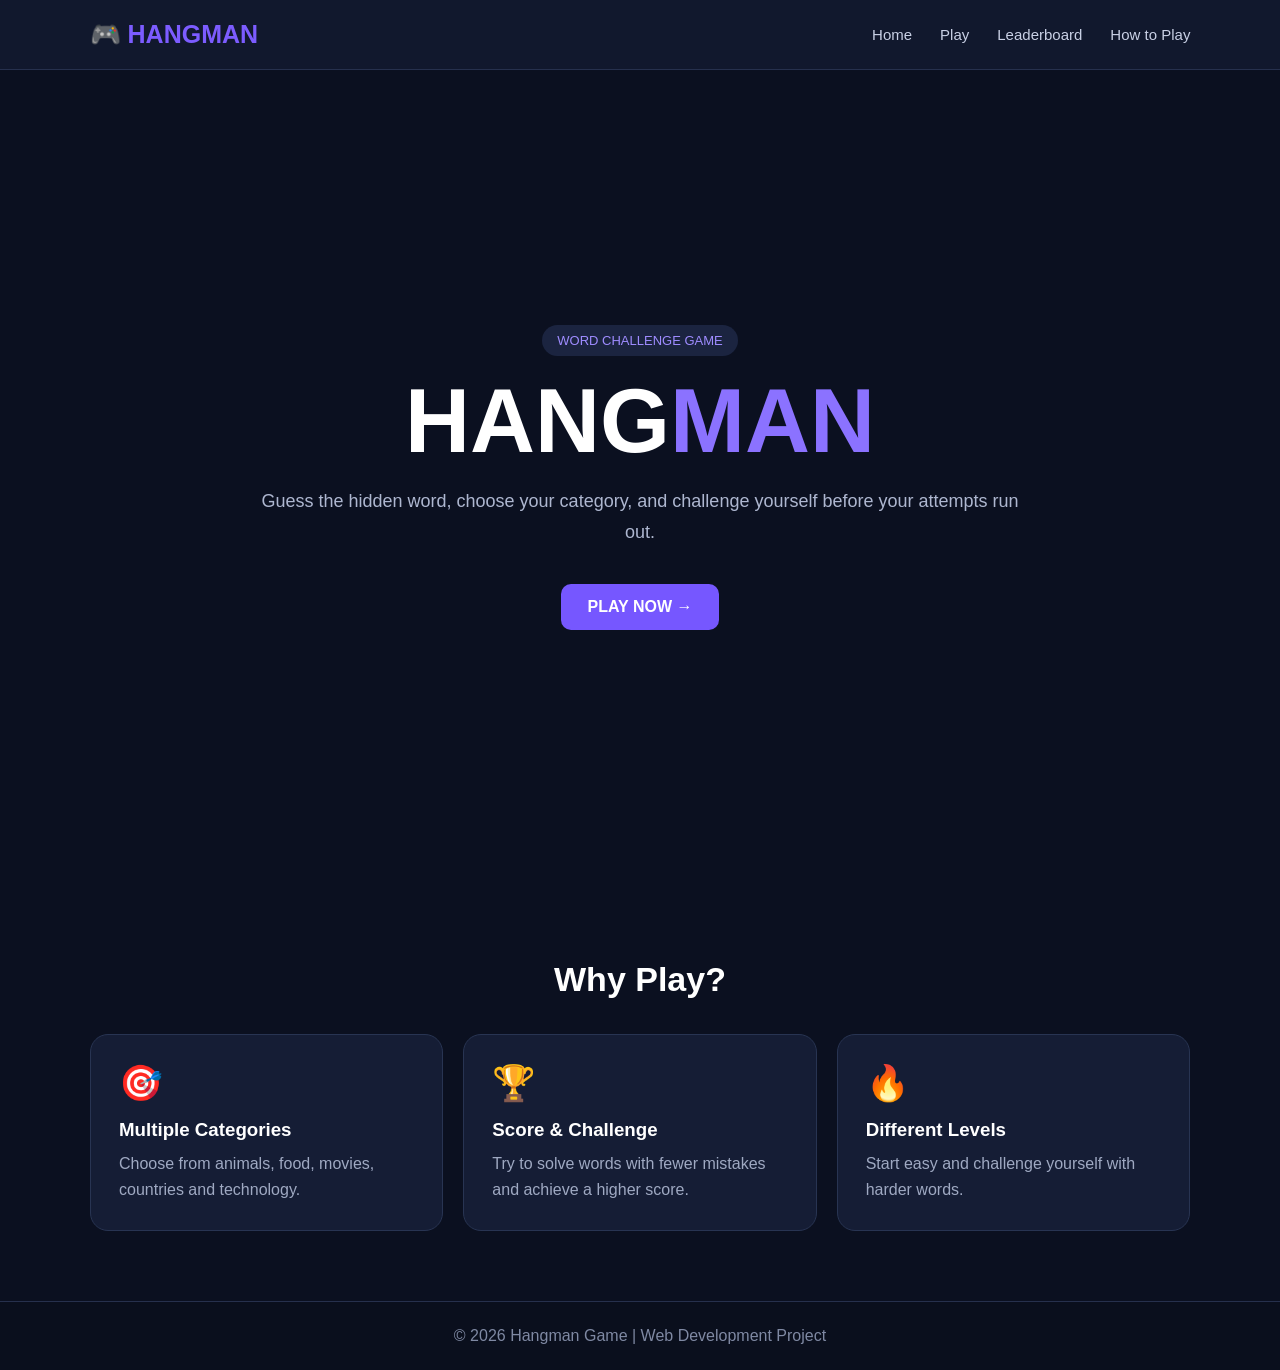
<file: index.html>
<!DOCTYPE html>
<html lang="en">
<head>
    <meta charset="UTF-8">
    <meta name="viewport" content="width=device-width, initial-scale=1.0">
    <title>Hangman - Home</title>
    <link rel="stylesheet" href="css/style.css">
</head>

<body>

<header class="navbar">
    <a href="index.html" class="logo">🎮 HANGMAN</a>

    <ul class="nav-links">
        <li><a href="index.html">Home</a></li>
        <li><a href="categories.html">Play</a></li>
        <li><a href="leaderboard.html">Leaderboard</a></li>
        <li><a href="how-to-play.html">How to Play</a></li>
    </ul>
</header>

<main class="hero">

    <div class="hero-content">

        <span class="badge">WORD CHALLENGE GAME</span>

        <h1>
            HANG<span class="gradient-text">MAN</span>
        </h1>

        <p>
            Guess the hidden word, choose your category,
            and challenge yourself before your attempts run out.
        </p>

        <a href="categories.html" class="btn">
            PLAY NOW →
        </a>

    </div>

</main>

<section class="features">

    <div class="container">

        <h2 class="section-title">Why Play?</h2>

        <div class="card-grid">

            <div class="card">
                <div class="icon">🎯</div>
                <h3>Multiple Categories</h3>
                <p>
                    Choose from animals, food, movies,
                    countries and technology.
                </p>
            </div>

            <div class="card">
                <div class="icon">🏆</div>
                <h3>Score & Challenge</h3>
                <p>
                    Try to solve words with fewer mistakes
                    and achieve a higher score.
                </p>
            </div>

            <div class="card">
                <div class="icon">🔥</div>
                <h3>Different Levels</h3>
                <p>
                    Start easy and challenge yourself
                    with harder words.
                </p>
            </div>

        </div>

    </div>

</section>

<footer class="footer">
    © 2026 Hangman Game | Web Development Project
</footer>

</body>
</html>
</file>
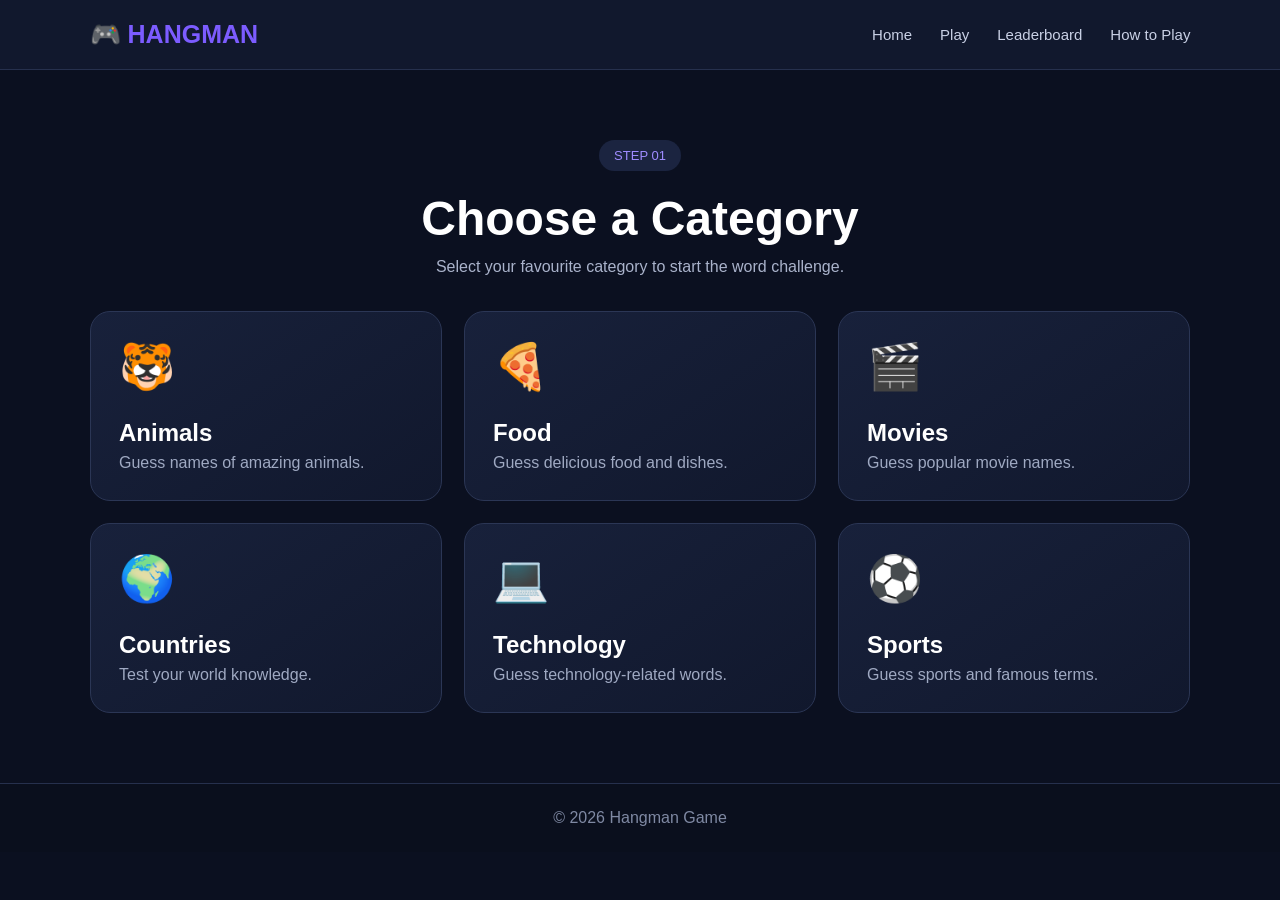
<file: categories.html>
<!DOCTYPE html>
<html lang="en">
<head>
    <meta charset="UTF-8">
    <meta name="viewport" content="width=device-width, initial-scale=1.0">

    <title>Hangman - Categories</title>

    <link rel="stylesheet" href="css/style.css">
</head>

<body>

<header class="navbar">

    <a href="index.html" class="logo">
        🎮 HANGMAN
    </a>

    <ul class="nav-links">
        <li><a href="index.html">Home</a></li>
        <li><a href="categories.html">Play</a></li>
        <li><a href="leaderboard.html">Leaderboard</a></li>
        <li><a href="how-to-play.html">How to Play</a></li>
    </ul>

</header>

<section class="page-header">

    <span class="badge">STEP 01</span>

    <h1>Choose a Category</h1>

    <p>
        Select your favourite category to start the word challenge.
    </p>

</section>

<main class="container">

    <div class="category-grid">

        <a href="game.html?category=animals" class="category-card">

            <div class="emoji">🐯</div>

            <div>
                <h2>Animals</h2>
                <p>Guess names of amazing animals.</p>
            </div>

        </a>


        <a href="game.html?category=food" class="category-card">
            <div class="emoji">🍕</div>

            <div>
                <h2>Food</h2>
                <p>Guess delicious food and dishes.</p>
            </div>

        </a>


        <a href="game.html?category=movies" class="category-card">

            <div class="emoji">🎬</div>

            <div>
                <h2>Movies</h2>
                <p>Guess popular movie names.</p>
            </div>

        </a>


        <a href="game.html?category=countries" class="category-card">

            <div class="emoji">🌍</div>

            <div>
                <h2>Countries</h2>
                <p>Test your world knowledge.</p>
            </div>

        </a>


        <a href="game.html?category=technology" class="category-card">

            <div class="emoji">💻</div>

            <div>
                <h2>Technology</h2>
                <p>Guess technology-related words.</p>
            </div>

        </a>


        <a href="game.html?category=sports" class="category-card">

            <div class="emoji">⚽</div>

            <div>
                <h2>Sports</h2>
                <p>Guess sports and famous terms.</p>
            </div>

        </a>

    </div>

</main>

<footer class="footer">
    © 2026 Hangman Game
</footer>

</body>
</html>
</file>
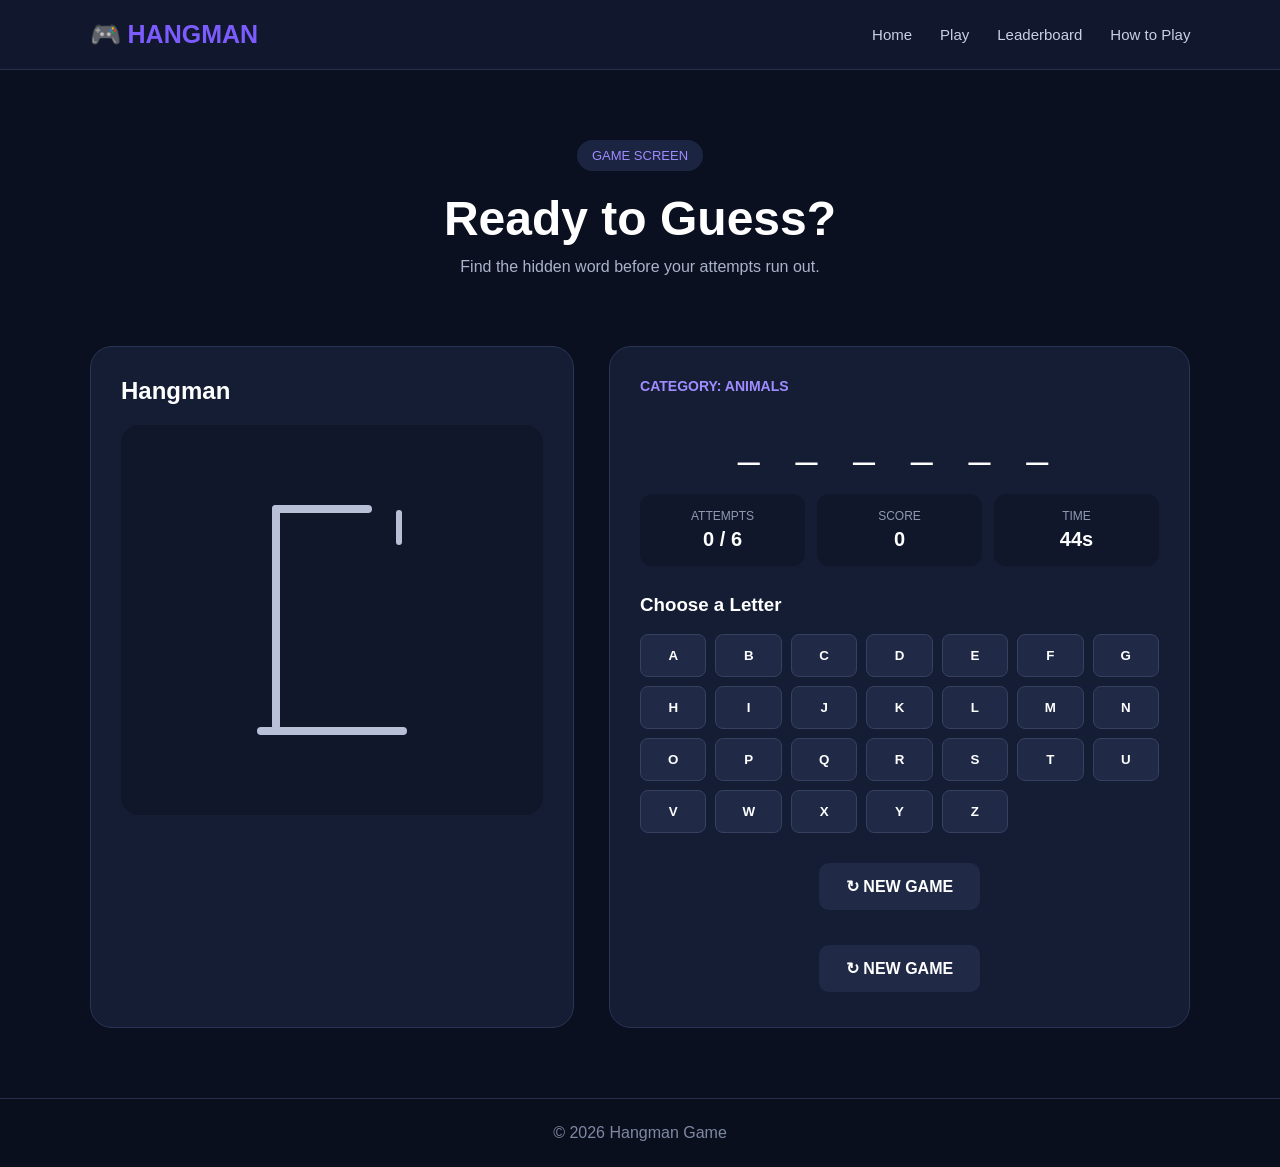
<file: game.html>
<!DOCTYPE html>
<html lang="en">

<head>

    <meta charset="UTF-8">

    <meta name="viewport"
          content="width=device-width, initial-scale=1.0">

    <title>Hangman - Game</title>

    <link rel="stylesheet"
          href="css/style.css">

</head>

<body>

<header class="navbar">

    <a href="index.html" class="logo">
        🎮 HANGMAN
    </a>

    <ul class="nav-links">

        <li>
            <a href="index.html">Home</a>
        </li>

        <li>
            <a href="categories.html">Play</a>
        </li>

        <li>
            <a href="leaderboard.html">
                Leaderboard
            </a>
        </li>

        <li>
            <a href="how-to-play.html">
                How to Play
            </a>
        </li>

    </ul>

</header>


<section class="page-header">

    <span class="badge">
        GAME SCREEN
    </span>

    <h1>
        Ready to Guess?
    </h1>

    <p>
        Find the hidden word before your attempts run out.
    </p>

</section>


<main class="container">

    <div class="game-layout">


        <div class="game-box">

            <h2>Hangman</h2>

            <div class="hangman-area">

                <div class="hangman">

                    <div class="gallows-base"></div>

                    <div class="gallows-pole"></div>

                    <div class="gallows-top"></div>

                    <div class="gallows-rope"></div>

                    <div class="head"></div>

                    <div class="body"></div>

                    <div class="arm-left"></div>

                    <div class="arm-right"></div>

                    <div class="leg-left"></div>

                    <div class="leg-right"></div>

                </div>

            </div>

        </div>


        <div class="info-box">

            <span class="category-label">
                CATEGORY: ANIMALS
            </span>


            <div class="word">
                _ _ _ _ _ _
            </div>


            <div class="stats">

                <div class="stat">

                    <span>ATTEMPTS</span>

                    <strong>
                        3 / 6
                    </strong>

                </div>


                <div class="stat">

                    <span>SCORE</span>

                    <strong>
                        120
                    </strong>

                </div>


                <div class="stat">

                    <span>TIME</span>

                    <strong>
                        45s
                    </strong>

                </div>

            </div>


            <h3>
                Choose a Letter
            </h3>


            <div class="keyboard">


                <button class="key">A</button>
                <button class="key">B</button>
                <button class="key">C</button>
                <button class="key">D</button>
                <button class="key">E</button>
                <button class="key">F</button>
                <button class="key">G</button>


                <button class="key">H</button>
                <button class="key">I</button>
                <button class="key">J</button>
                <button class="key">K</button>
                <button class="key">L</button>
                <button class="key">M</button>
                <button class="key">N</button>


                <button class="key">O</button>
                <button class="key">P</button>
                <button class="key">Q</button>
                <button class="key">R</button>
                <button class="key">S</button>
                <button class="key">T</button>
                <button class="key">U</button>


                <button class="key">V</button>
                <button class="key">W</button>
                <button class="key">X</button>
                <button class="key">Y</button>
                <button class="key">Z</button>

            </div>


            <div class="game-buttons">

                <a href="game.html"
                   class="btn secondary">
                    ↻ NEW GAME
                </a>

                <div class="game-buttons">

    <a href="game.html"
       class="btn secondary">
        ↻ NEW GAME
    </a>

</div>

            </div>

        </div>

    </div>

</main>


<footer class="footer">
    © 2026 Hangman Game
</footer>

<script src="js/game.js"></script>

</body>
</html>
</file>
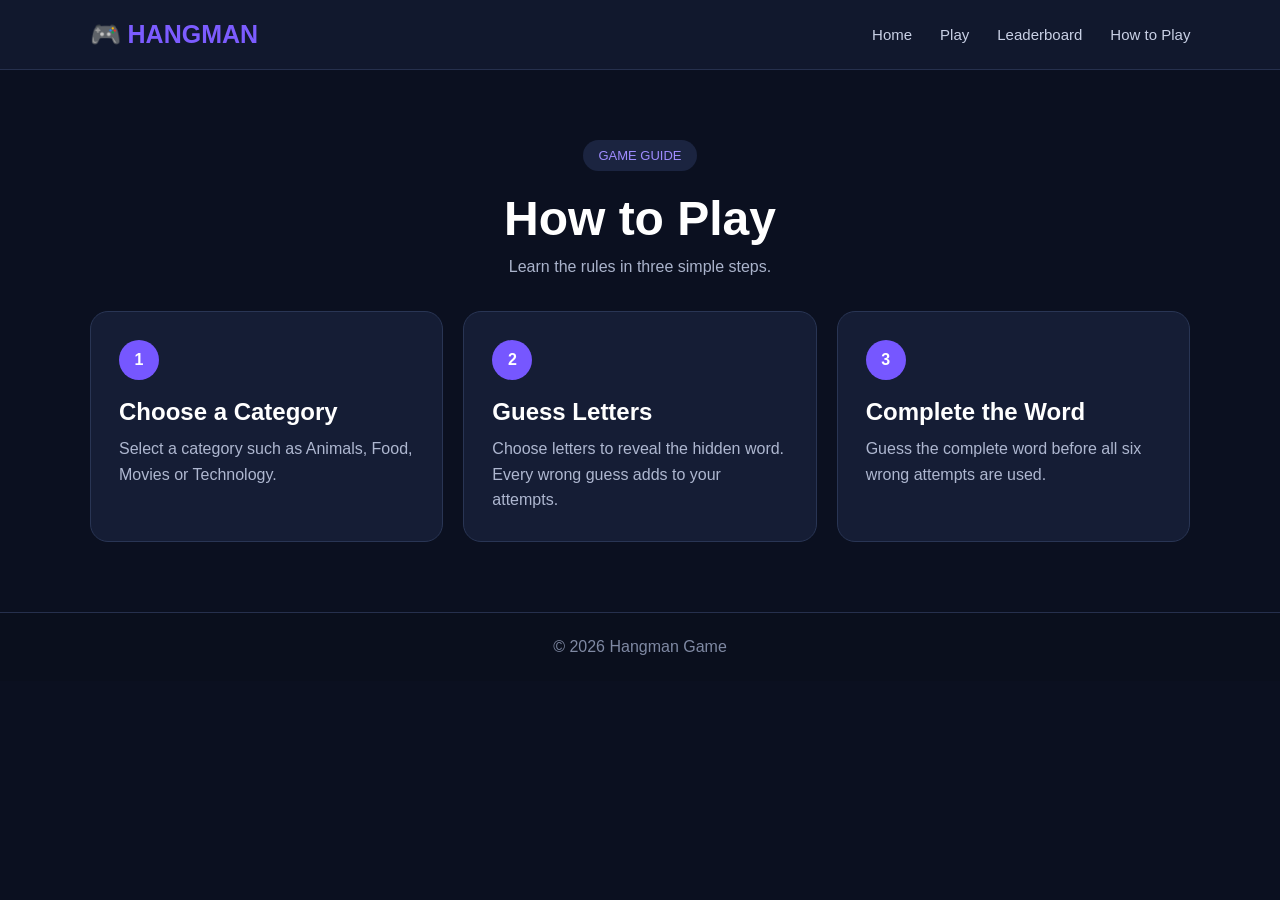
<file: how-to-play.html>
<!DOCTYPE html>
<html lang="en">

<head>

    <meta charset="UTF-8">

    <meta name="viewport"
          content="width=device-width, initial-scale=1.0">

    <title>Hangman - How to Play</title>

    <link rel="stylesheet"
          href="css/style.css">

</head>

<body>

<header class="navbar">

    <a href="index.html"
       class="logo">
        🎮 HANGMAN
    </a>


    <ul class="nav-links">

        <li>
            <a href="index.html">
                Home
            </a>
        </li>

        <li>
            <a href="categories.html">
                Play
            </a>
        </li>

        <li>
            <a href="leaderboard.html">
                Leaderboard
            </a>
        </li>

        <li>
            <a href="how-to-play.html">
                How to Play
            </a>
        </li>

    </ul>

</header>


<section class="page-header">

    <span class="badge">
        GAME GUIDE
    </span>

    <h1>
        How to Play
    </h1>

    <p>
        Learn the rules in three simple steps.
    </p>

</section>


<main class="container">

    <div class="how-grid">


        <div class="step">

            <span class="step-number">
                1
            </span>

            <h2>
                Choose a Category
            </h2>

            <p>
                Select a category such as Animals,
                Food, Movies or Technology.
            </p>

        </div>


        <div class="step">

            <span class="step-number">
                2
            </span>

            <h2>
                Guess Letters
            </h2>

            <p>
                Choose letters to reveal the hidden
                word. Every wrong guess adds to
                your attempts.
            </p>

        </div>


        <div class="step">

            <span class="step-number">
                3
            </span>

            <h2>
                Complete the Word
            </h2>

            <p>
                Guess the complete word before
                all six wrong attempts are used.
            </p>

        </div>


    </div>

</main>


<footer class="footer">
    © 2026 Hangman Game
</footer>

</body>
</html>
</file>
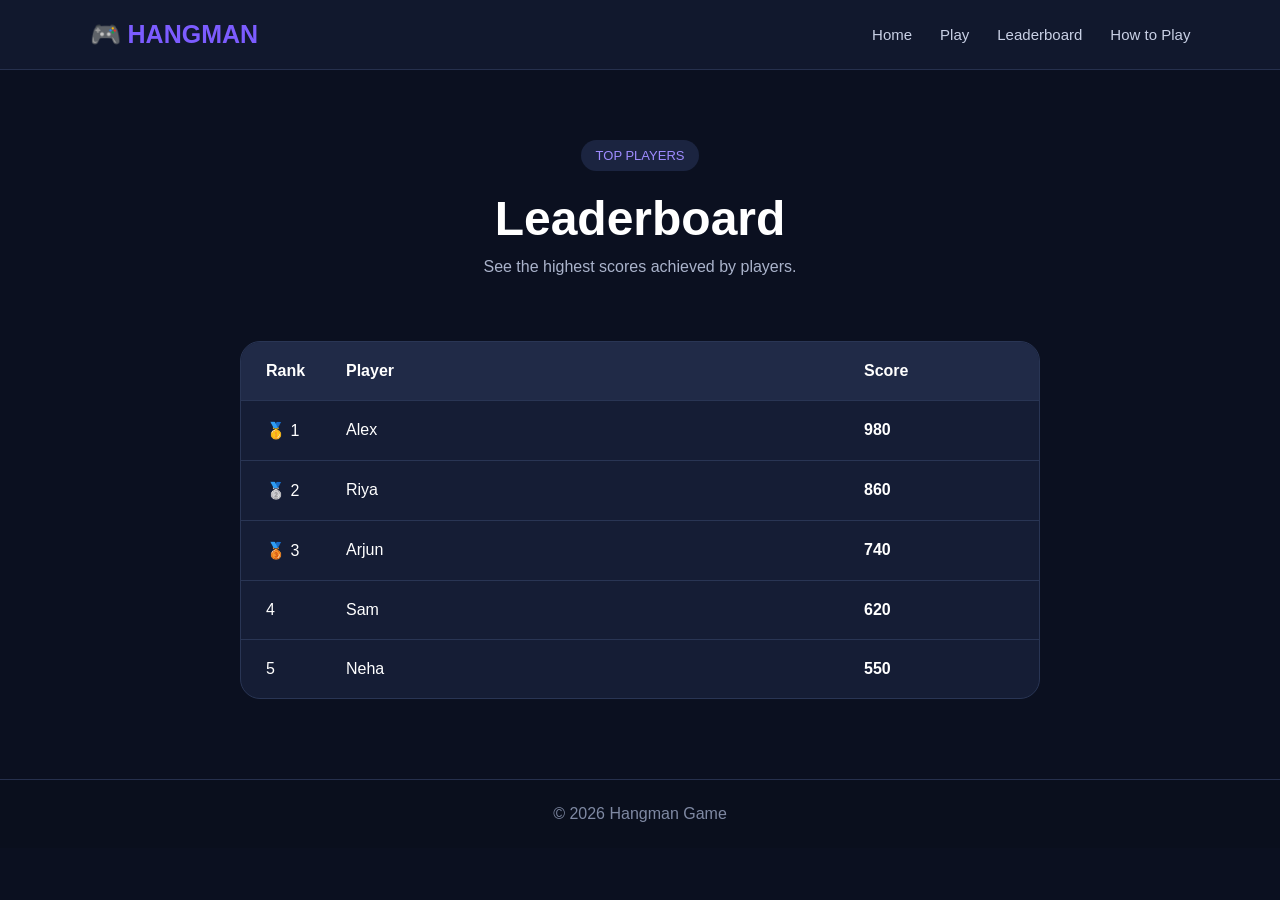
<file: leaderboard.html>
<!DOCTYPE html>
<html lang="en">

<head>

    <meta charset="UTF-8">

    <meta name="viewport"
          content="width=device-width, initial-scale=1.0">

    <title>Hangman - Leaderboard</title>

    <link rel="stylesheet"
          href="css/style.css">

</head>

<body>

<header class="navbar">

    <a href="index.html"
       class="logo">
        🎮 HANGMAN
    </a>

    <ul class="nav-links">

        <li>
            <a href="index.html">
                Home
            </a>
        </li>

        <li>
            <a href="categories.html">
                Play
            </a>
        </li>

        <li>
            <a href="leaderboard.html">
                Leaderboard
            </a>
        </li>

        <li>
            <a href="how-to-play.html">
                How to Play
            </a>
        </li>

    </ul>

</header>


<section class="page-header">

    <span class="badge">
        TOP PLAYERS
    </span>

    <h1>
        Leaderboard
    </h1>

    <p>
        See the highest scores achieved by players.
    </p>

</section>


<main class="container">

    <div class="leaderboard">


        <div class="leader-row header">

            <span>
                Rank
            </span>

            <span>
                Player
            </span>

            <span>
                Score
            </span>

        </div>


        <div class="leader-row">

            <span>
                🥇 1
            </span>

            <span>
                Alex
            </span>

            <strong>
                980
            </strong>

        </div>


        <div class="leader-row">

            <span>
                🥈 2
            </span>

            <span>
                Riya
            </span>

            <strong>
                860
            </strong>

        </div>


        <div class="leader-row">

            <span>
                🥉 3
            </span>

            <span>
                Arjun
            </span>

            <strong>
                740
            </strong>

        </div>


        <div class="leader-row">

            <span>
                4
            </span>

            <span>
                Sam
            </span>

            <strong>
                620
            </strong>

        </div>


        <div class="leader-row">

            <span>
                5
            </span>

            <span>
                Neha
            </span>

            <strong>
                550
            </strong>

        </div>


    </div>

</main>


<footer class="footer">
    © 2026 Hangman Game
</footer>

</body>
</html>
</file>
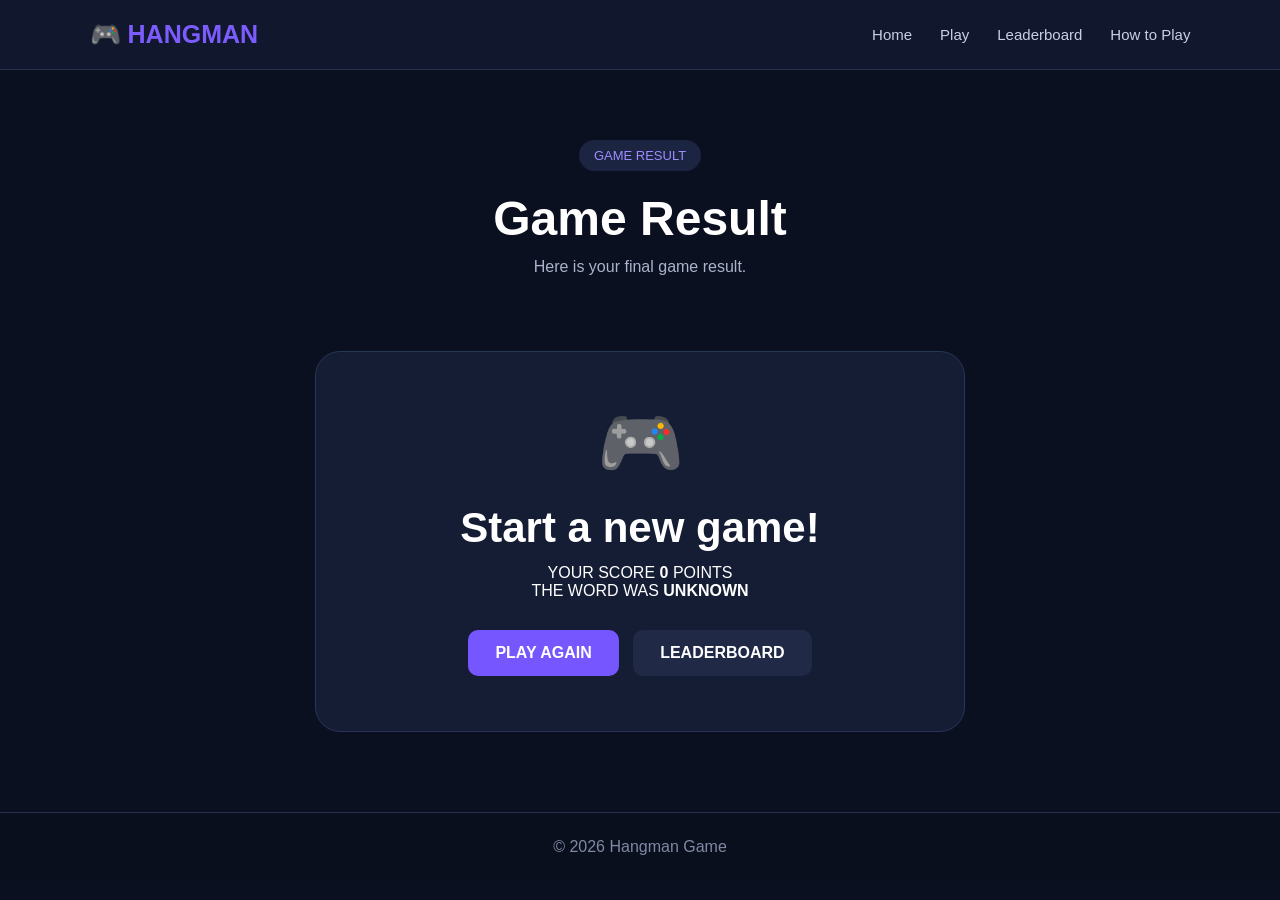
<file: result.html>
<!DOCTYPE html>
<html lang="en">

<head>

    <meta charset="UTF-8">

    <meta name="viewport"
          content="width=device-width, initial-scale=1.0">

    <title>Hangman - Result</title>

    <link rel="stylesheet"
          href="css/style.css">

</head>

<body>

<header class="navbar">

    <a href="index.html" class="logo">
        🎮 HANGMAN
    </a>

    <ul class="nav-links">

        <li>
            <a href="index.html">Home</a>
        </li>

        <li>
            <a href="categories.html">Play</a>
        </li>

        <li>
            <a href="leaderboard.html">
                Leaderboard
            </a>
        </li>

        <li>
            <a href="how-to-play.html">
                How to Play
            </a>
        </li>

    </ul>

</header>


<section class="page-header">

    <span class="badge">
        GAME RESULT
    </span>

    <h1 id="resultTitle">
        Game Result
    </h1>

    <p>
        Here is your final game result.
    </p>

</section>


<main class="container">

    <div class="result-card">

        <div class="result-icon" id="resultIcon">
            🎉
        </div>

        <h2 id="resultMessage">
            Game Result
        </h2>

        <div class="result-score">

            <span>YOUR SCORE</span>

            <strong id="finalScore">
                0
            </strong>

            <span>POINTS</span>

        </div>


        <div class="result-word">

            <span>THE WORD WAS</span>

            <strong id="finalWord">
                ----
            </strong>

        </div>


        <div class="result-buttons">

            <a href="game.html"
               class="btn">
                PLAY AGAIN
            </a>

            <a href="leaderboard.html"
               class="btn secondary">
                LEADERBOARD
            </a>

        </div>

    </div>

</main>


<footer class="footer">
    © 2026 Hangman Game
</footer>


<script>

    const result = localStorage.getItem("gameResult");
    const word = localStorage.getItem("gameWord");
    const score = localStorage.getItem("gameScore");

    const resultTitle = document.getElementById("resultTitle");
    const resultMessage = document.getElementById("resultMessage");
    const resultIcon = document.getElementById("resultIcon");
    const finalScore = document.getElementById("finalScore");
    const finalWord = document.getElementById("finalWord");

    finalScore.textContent = score || "0";
    finalWord.textContent = word || "UNKNOWN";

    if (result === "You Won!") {

        resultTitle.textContent = "You Won!";
        resultMessage.textContent = "🎉 Congratulations!";
        resultIcon.textContent = "🎉";

    } else if (result === "Game Over") {

        resultTitle.textContent = "Game Over";
        resultMessage.textContent = "😢 Better Luck Next Time!";
        resultIcon.textContent = "💀";

    } else if (result === "Time Up!") {

        resultTitle.textContent = "Time Up!";
        resultMessage.textContent = "⏰ Time ran out!";
        resultIcon.textContent = "⏰";

    } else {

        resultTitle.textContent = "Game Result";
        resultMessage.textContent = "Start a new game!";
        resultIcon.textContent = "🎮";

    }

</script>

</body>

</html>
</file>
<file: css/style.css>
* {
    margin: 0;
    padding: 0;
    box-sizing: border-box;
}

body {
    font-family: Arial, Helvetica, sans-serif;
    background: #0b1020;
    color: #ffffff;
    min-height: 100vh;
}

a {
    text-decoration: none;
    color: inherit;
}


/* NAVBAR */

.navbar {
    width: 100%;
    padding: 20px 7%;
    display: flex;
    justify-content: space-between;
    align-items: center;
    background: #11182d;
    border-bottom: 1px solid #26304d;
}

.logo {
    font-size: 25px;
    font-weight: 800;
    color: #7c5cff;
}

.nav-links {
    display: flex;
    gap: 28px;
    list-style: none;
}

.nav-links a {
    color: #c9d0e5;
    font-size: 15px;
}

.nav-links a:hover {
    color: #ffffff;
}


/* CONTAINER */

.container {
    width: 86%;
    max-width: 1100px;
    margin: auto;
}


/* HOME */

.hero {
    min-height: calc(100vh - 80px);
    display: flex;
    justify-content: center;
    align-items: center;
    text-align: center;
    padding: 70px 20px;
}

.hero-content {
    max-width: 760px;
}

.badge {
    display: inline-block;
    padding: 8px 15px;
    border-radius: 30px;
    background: #1b2440;
    color: #9f8cff;
    font-size: 13px;
    margin-bottom: 20px;
}

.hero h1 {
    font-size: clamp(50px, 9vw, 90px);
    line-height: 1;
    margin-bottom: 20px;
}

.gradient-text {
    color: #8b72ff;
}

.hero p {
    color: #aeb7d0;
    font-size: 18px;
    line-height: 1.7;
    margin-bottom: 32px;
}


/* BUTTON */

.btn {
    display: inline-block;
    padding: 14px 27px;
    border-radius: 10px;
    background: #7657ff;
    color: white;
    font-weight: 700;
    border: none;
    margin: 5px;
}

.btn:hover {
    background: #6544f0;
}

.btn.secondary {
    background: #202a47;
}


/* FEATURES */

.features {
    padding: 70px 0;
}

.section-title {
    text-align: center;
    font-size: 34px;
    margin-bottom: 35px;
}

.card-grid {
    display: grid;
    grid-template-columns: repeat(3, 1fr);
    gap: 20px;
}

.card {
    background: #151d35;
    border: 1px solid #283452;
    border-radius: 18px;
    padding: 28px;
}

.card .icon {
    font-size: 35px;
    margin-bottom: 15px;
}

.card h3 {
    margin-bottom: 10px;
}

.card p {
    color: #9fa9c2;
    line-height: 1.6;
}


/* PAGE HEADER */

.page-header {
    text-align: center;
    padding: 70px 20px 35px;
}

.page-header h1 {
    font-size: 48px;
    margin-bottom: 12px;
}

.page-header p {
    color: #aab3cb;
}


/* CATEGORY */

.category-grid {
    display: grid;
    grid-template-columns: repeat(3, 1fr);
    gap: 22px;
    padding-bottom: 70px;
}

.category-card {
    min-height: 190px;
    padding: 28px;
    border-radius: 20px;
    background: linear-gradient(145deg, #18213b, #11182d);
    border: 1px solid #2b3655;
    display: flex;
    flex-direction: column;
    justify-content: space-between;
}

.category-card:hover {
    transform: translateY(-5px);
    border-color: #7657ff;
}

.category-card .emoji {
    font-size: 45px;
}

.category-card h2 {
    margin-top: 20px;
}

.category-card p {
    color: #9fa9c2;
    margin-top: 7px;
}


/* GAME */

.game-layout {
    display: grid;
    grid-template-columns: 1fr 1.2fr;
    gap: 35px;
    padding: 35px 0 70px;
}

.game-box,
.info-box {
    background: #151d35;
    border: 1px solid #293554;
    border-radius: 22px;
    padding: 30px;
}

.hangman-area {
    min-height: 390px;
    display: flex;
    align-items: center;
    justify-content: center;
    background: #10172b;
    border-radius: 18px;
    margin-top: 20px;
}


/* HANGMAN DRAWING */

.hangman {
    width: 180px;
    height: 250px;
    position: relative;
}

.gallows-base,
.gallows-pole,
.gallows-top,
.gallows-rope {
    position: absolute;
    background: #b7c0d7;
    border-radius: 4px;
}

.gallows-base {
    width: 150px;
    height: 8px;
    bottom: 10px;
    left: 15px;
}

.gallows-pole {
    width: 8px;
    height: 225px;
    bottom: 15px;
    left: 30px;
}

.gallows-top {
    width: 100px;
    height: 8px;
    top: 10px;
    left: 30px;
}

.gallows-rope {
    width: 6px;
    height: 35px;
    top: 15px;
    right: 20px;
}

.head {
    position: absolute;
    width: 48px;
    height: 48px;
    border: 6px solid #ffcc66;
    border-radius: 50%;
    top: 48px;
    right: 0;
}

.body {
    position: absolute;
    width: 6px;
    height: 75px;
    background: #ffcc66;
    top: 94px;
    right: 21px;
}

.arm-left,
.arm-right,
.leg-left,
.leg-right {
    position: absolute;
    height: 6px;
    width: 55px;
    background: #ffcc66;
    border-radius: 5px;
    right: 20px;
}

.arm-left {
    top: 115px;
    transform: rotate(145deg);
    transform-origin: right;
}

.arm-right {
    top: 115px;
    transform: rotate(35deg);
    transform-origin: right;
}

.leg-left {
    top: 165px;
    transform: rotate(125deg);
    transform-origin: right;
}

.leg-right {
    top: 165px;
    transform: rotate(55deg);
    transform-origin: right;
}


/* GAME INFORMATION */

.category-label {
    color: #9f8cff;
    font-size: 14px;
    font-weight: bold;
    text-transform: uppercase;
}

.word {
    font-size: 38px;
    letter-spacing: 13px;
    margin: 28px 0;
    text-align: center;
}

.stats {
    display: grid;
    grid-template-columns: repeat(3, 1fr);
    gap: 12px;
    margin-bottom: 28px;
}

.stat {
    background: #10172b;
    border-radius: 12px;
    padding: 15px;
    text-align: center;
}

.stat span {
    display: block;
    color: #8f99b2;
    font-size: 12px;
    margin-bottom: 5px;
}

.stat strong {
    font-size: 20px;
}


/* KEYBOARD */

.keyboard {
    display: grid;
    grid-template-columns: repeat(7, 1fr);
    gap: 9px;
    margin-top: 18px;
}

.key {
    height: 43px;
    border: 1px solid #35415f;
    border-radius: 8px;
    background: #202a47;
    color: white;
    font-weight: 700;
}

.key:hover {
    background: #7657ff;
}

.game-buttons {
    text-align: center;
    margin-top: 25px;
}


/* RESULT */

.result-card {
    max-width: 650px;
    margin: 40px auto 80px;
    text-align: center;
    padding: 50px 30px;
    background: #151d35;
    border: 1px solid #293554;
    border-radius: 25px;
}

.result-icon {
    font-size: 70px;
    margin-bottom: 20px;
}

.result-card h2 {
    font-size: 42px;
    margin-bottom: 12px;
}

.result-card p {
    color: #aeb7d0;
    line-height: 1.6;
}

.final-score {
    font-size: 45px;
    color: #9f8cff;
    font-weight: 800;
    margin: 25px;
}

.result-buttons {
    margin-top: 25px;
}


/* LEADERBOARD */

.leaderboard {
    max-width: 800px;
    margin: 30px auto 80px;
    background: #151d35;
    border: 1px solid #293554;
    border-radius: 20px;
    overflow: hidden;
}

.leader-row {
    display: grid;
    grid-template-columns: 80px 1fr 150px;
    padding: 20px 25px;
    border-bottom: 1px solid #293554;
}

.leader-row.header {
    background: #202a47;
    font-weight: 700;
}

.leader-row:last-child {
    border-bottom: none;
}


/* HOW TO PLAY */

.how-grid {
    display: grid;
    grid-template-columns: repeat(3, 1fr);
    gap: 20px;
    padding-bottom: 70px;
}

.step {
    background: #151d35;
    padding: 28px;
    border-radius: 18px;
    border: 1px solid #293554;
}

.step-number {
    display: inline-flex;
    width: 40px;
    height: 40px;
    align-items: center;
    justify-content: center;
    border-radius: 50%;
    background: #7657ff;
    font-weight: bold;
    margin-bottom: 18px;
}

.step p {
    color: #aeb7d0;
    margin-top: 10px;
    line-height: 1.6;
}


/* FOOTER */

.footer {
    padding: 25px;
    text-align: center;
    color: #7f89a3;
    border-top: 1px solid #26304d;
    background: #0a0f1d;
}


/* RESPONSIVE */

@media (max-width: 800px) {

    .nav-links {
        gap: 12px;
        font-size: 13px;
    }

    .card-grid,
    .category-grid,
    .how-grid,
    .game-layout {
        grid-template-columns: 1fr;
    }

    .keyboard {
        grid-template-columns: repeat(6, 1fr);
    }

    .leader-row {
        grid-template-columns: 60px 1fr 100px;
    }
}


@media (max-width: 500px) {

    .navbar {
        flex-direction: column;
        gap: 15px;
    }

    .nav-links {
        flex-wrap: wrap;
        justify-content: center;
    }

    .hero h1 {
        font-size: 52px;
    }

    .keyboard {
        grid-template-columns: repeat(5, 1fr);
    }

    .word {
        font-size: 28px;
        letter-spacing: 8px;
    }

}
</file>
